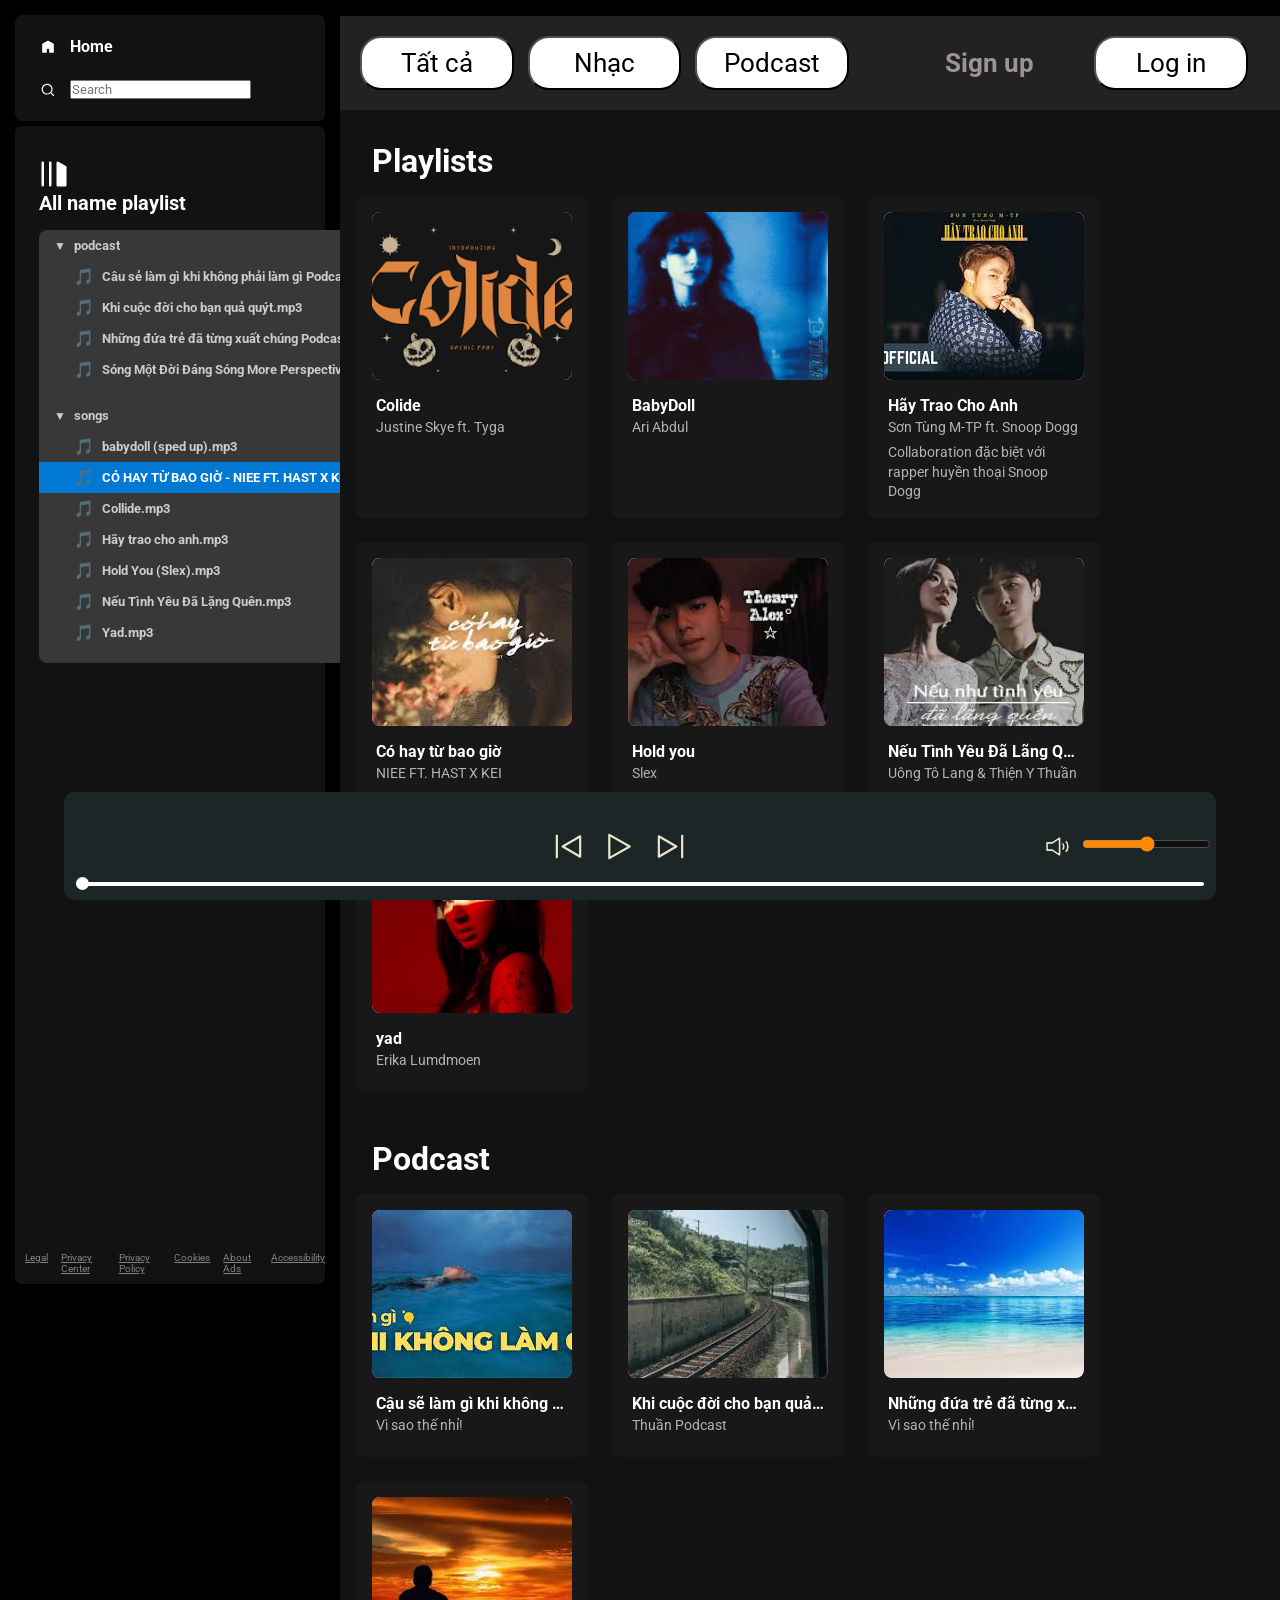
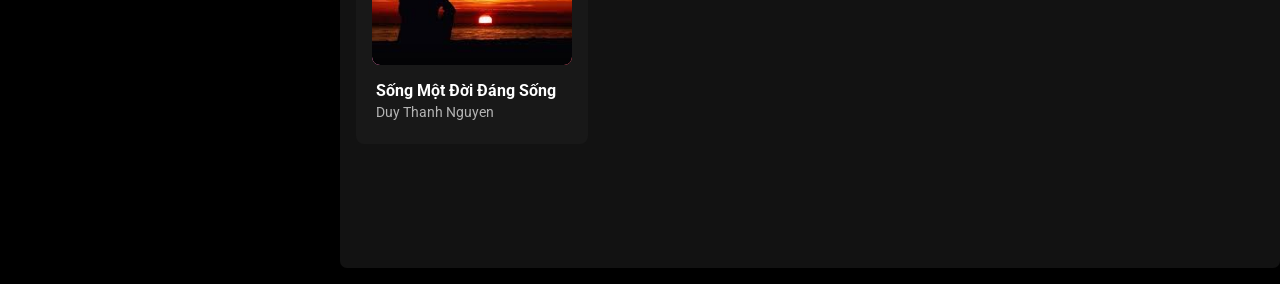
<file: index.html>
<!DOCTYPE html>
<html lang="en">
  <head>
    <meta charset="UTF-8" />
    <meta name="viewport" content="width=device-width, initial-scale=1.0" />
    <link rel="stylesheet" href="css/style.css" />
    <link rel="stylesheet" href="css/utility.css" />
    <title>Music - Web Player: Music for everyone</title>
  </head>

  <body>
    <div class="container flex bg-black">
      <div class="left">
        <div class="close">
          <img width="30" class="invert" src="img-app/close.svg" alt="" />
        </div>
        <div class="home bg-grey rounded m-1 p-1">
          <!-- <div class="logo"><img width="110" class="invert" src="img/logo.svg" alt=""></div> -->
            <ul>
    <li onclick="goHome()">
        <img class="invert" src="img-app/home.svg" alt="home" width="24" />
        <span>Home</span>
    </li>
    <li onclick="goSearch()">
        <img class="invert" src="img-app/search.svg" alt="search" width="24" />
        <input type="text" class="form-input" placeholder="Search">
    </li>
    </ul>

        </div>

        <div class="library bg-grey rounded m-1 p-1">
          <div class="heading">
            
            
            <div id="playlist">
              <img class="invert" src="img-app/playlist.svg" alt="" />
              <h2>All name playlist</h2><br>
              <div class="listmusic-container">
        

        <div class="listmusic-folder">
            <div class="listmusic-folder-title" onclick="toggleFolder(this)">
                <span class="listmusic-toggle">▼</span>
                <span>podcast</span>
            </div>
            <ul class="listmusic-ul">
                <li class="listmusic-item" onclick="playMusic('podcast/Cậu sẽ làm gì khi không phải làm gì  Podcast - Vì sao thế nhỉ!.mp3')">
                    <span class="listmusic-audio-icon">🎵</span>
                    <span class="listmusic-filename">Câu sẻ làm gì khi không phải làm gì Podcast - Vì sao thế nhỉ.mp3</span>
                </li>
                <li class="listmusic-item" onclick="playMusic('podcast/Khi cuộc đời cho bạn quả quýt.mp3')">
                    <span class="listmusic-audio-icon" >🎵</span>
                    <span class="listmusic-filename">Khi cuộc đời cho bạn quả quýt.mp3</span>
                </li>
                <li class="listmusic-item" onclick="playMusic('podcast/Những đứa trẻ đã từng xuất chúng  Podcast - Vì sao thế nhỉ!.mp3')">
                    <span class="listmusic-audio-icon">🎵</span>
                    <span class="listmusic-filename">Những đứa trẻ đã từng xuất chúng Podcast - Vì sao thế nhỉ.mp3</span>
                </li>
                <li class="listmusic-item" onclick="playMusic('podcast/Sống Một Đời Đáng Sống  More Perspectives Podcast - Duy Thanh Nguyen.mp3')">
                    <span class="listmusic-audio-icon">🎵</span>
                    <span class="listmusic-filename">Sóng Một Đời Đáng Sóng More Perspectives Podcast - Duy Thanh Nguyen.mp3</span>
                </li>
            </ul>
        </div>

        <div class="listmusic-folder">
            <div class="listmusic-folder-title" onclick="toggleFolder(this)">
                <span class="listmusic-toggle">▼</span>
                <span>songs</span>
            </div>
            <ul class="listmusic-ul">
                <li class="listmusic-item" onclick="playMusic('songs/babydoll (sped up).mp3')" >
                    <span class="listmusic-audio-icon" >🎵</span>
                    <span class="listmusic-filename">babydoll (sped up).mp3</span>
                </li>
                <li class="listmusic-item active" onclick="playMusic('songs/CÓ HAY TỪ BAO GIỜ - NIEE FT. HAST X KEI.mp3')">
                    <span class="listmusic-audio-icon">🎵</span>
                    <span class="listmusic-filename">CÓ HAY TỪ BAO GIỜ - NIEE FT. HAST X KEL.mp3</span>
                </li>
                <li class="listmusic-item" onclick="playMusic('songs/Collide.mp3')">
                    <span class="listmusic-audio-icon" >🎵</span>
                    <span class="listmusic-filename">Collide.mp3</span>
                </li>
                <li class="listmusic-item" onclick="playMusic('songs/Hãy trao cho anh.mp3')">
                    <span class="listmusic-audio-icon">🎵</span>
                    <span class="listmusic-filename">Hãy trao cho anh.mp3</span>
                </li>
                <li class="listmusic-item" onclick="playMusic('songs/Hold You (Slex).mp3')">
                    <span class="listmusic-audio-icon" >🎵</span>
                    <span class="listmusic-filename">Hold You (Slex).mp3</span>
                </li>
                <li class="listmusic-item" onclick="playMusic('songs/Nếu Tình Yêu Đã Lãng Quên.mp3')">
                    <span class="listmusic-audio-icon">🎵</span>
                    <span class="listmusic-filename">Nếu Tình Yêu Đã Lặng Quên.mp3</span>
                </li>
                <li class="listmusic-item" onclick="playMusic('songs/Yad.mp3')">
                    <span class="listmusic-audio-icon">🎵</span>
                    <span class="listmusic-filename">Yad.mp3</span>
                </li>
            </ul>
        </div>
    </div>
    </div>
          </div>

          <div class="songList">
            <ul></ul>
          </div>

          <div class="footer">
            <div>
              <a href=""><span>Legal</span></a>
            </div>
            <div>
              <a href=""
                ><span>Privacy Center</span></a
              >
            </div>
            <div>
              <a href=""
                ><span>Privacy Policy</span></a
              >
            </div>
            <div>
              <a href=""
                ><span>Cookies</span></a
              >
            </div>
            <div>
              <a href=""
                ><span>About Ads</span></a
              >
            </div>
            <div>
              <a href=""
                ><span>Accessibility</span></a
              >
            </div>
          </div>
        </div>
      </div>
      <div class="right bg-grey rounded">
        <div class="header">
          <div class="nav">
            <div class="hamburgerContainer">
     
            <button class="loginbtn" onclick="window.location.href='index.html'">Tất cả</button>
            <button class="loginbtn" onclick="window.location.href='music.html'">Nhạc</button>
            <button class="loginbtn" onclick="window.location.href='podcast.html'">Podcast</button>
            </div>
          </div>
          <div class="buttons">
            <button class="signupbtn" onclick="window.location.href='signup.html'">Sign up</button>
            <button class="loginbtn" onclick="window.location.href='login.html'">Log in</button>
          </div>
        </div>
        <div class="spotifyPlaylists">
          <h1>Playlists</h1>
          <div class="cards-container">
        <!-- Card 1 - Collide -->
        <div class="song-card">
            <div class="album-cover">
                <img src="[data-uri]" 
                     alt="Collide" 
                     onload="this.classList.add('loaded')" 
                     onerror="this.classList.add('error')">
                <button class="play-button" 
                data-src="songs/Collide.mp3" 
                data-playing="true" 
                onclick="playPause(this)">
                    <svg class="play-icon" viewBox="0 0 24 24">
                        <path d="M8 5v14l11-7z"/>
                    </svg>
                </button>
                    <svg class="play-icon" viewBox="0 0 24 24">
                        <path d="M8 5v14l11-7z"/>
                    </svg>
                </button>
            </div>
            <div class="song-info">
                <div class="song-title">Colide</div>
                <div class="song-artist">Justine Skye ft. Tyga</div>

            </div>
        </div>

        <!-- Card 2 - Babydoll -->
        <div class="song-card">
            <div class="album-cover" style="background: linear-gradient(135deg, #667eea, #764ba2);">
                <img src="[data-uri]" 
                     alt="BabyDoll" 
                     onload="this.classList.add('loaded')" 
                     onerror="this.classList.add('error')">
                <button class="play-button" 
                data-src="songs/babydoll (sped up).mp3" 
                data-playing="true" 
                onclick="playPause(this)">
                    <svg class="play-icon" viewBox="0 0 24 24">
                        <path d="M8 5v14l11-7z"/>
                    </svg>
                </button>
                    <svg class="play-icon" viewBox="0 0 24 24">
                        <path d="M8 5v14l11-7z"/>
                    </svg>
                </button>
            </div>
            <div class="song-info">
                <div class="song-title">BabyDoll</div>
                <div class="song-artist">Ari Abdul</div>
            </div>
        </div>

        <!-- Card 3 - Hãy trao cho anh -->
        <div class="song-card">
            <div class="album-cover" style="background: linear-gradient(135deg, #f093fb, #f5576c);">
                <img src="[data-uri]" 
                     alt="Hãy Trao Cho Anh" 
                     onload="this.classList.add('loaded')" 
                     onerror="this.classList.add('error')">
                <button class="play-button" 
                data-src="songs/Hãy trao cho anh.mp3" 
                data-playing="true" 
                onclick="playPause(this)">
                    <svg class="play-icon" viewBox="0 0 24 24">
                        <path d="M8 5v14l11-7z"/>
                    </svg>
                </button>
                    <svg class="play-icon" viewBox="0 0 24 24">
                        <path d="M8 5v14l11-7z"/>
                    </svg>
                </button>
            </div>
            <div class="song-info">
                <div class="song-title">Hãy Trao Cho Anh</div>
                <div class="song-artist">Sơn Tùng M-TP ft. Snoop Dogg</div>
                <div class="song-description">Collaboration đặc biệt với rapper huyền thoại Snoop Dogg</div>
            </div>
        </div>

        <!-- Card 4 - CÓ HAY TỪ BAO GIỜ - NIEE FT. HAST X KEI -->
        <div class="song-card">
            <div class="album-cover" style="background: linear-gradient(135deg, #f093fb, #f5576c);">
                <img src="[data-uri]" 
                     alt="có hay từ bao giờ" 
                     onload="this.classList.add('loaded')" 
                     onerror="this.classList.add('error')">
                <button class="play-button" 
                data-src="songs/CÓ HAY TỪ BAO GIỜ - NIEE FT. HAST X KEI.mp3" 
                data-playing="true" 
                onclick="playPause(this)">
                    <svg class="play-icon" viewBox="0 0 24 24">
                        <path d="M8 5v14l11-7z"/>
                    </svg>
                </button>
                    <svg class="play-icon" viewBox="0 0 24 24">
                        <path d="M8 5v14l11-7z"/>
                    </svg>
                </button>
            </div>
            <div class="song-info">
                <div class="song-title">Có hay từ bao giờ</div>
                <div class="song-artist">NIEE FT. HAST X KEI</div>
            </div>
        </div>

        <!-- Card 5 - Hold you - Slex -->
        <div class="song-card">
            <div class="album-cover" style="background: linear-gradient(135deg, #f093fb, #f5576c);">
                <img src="[data-uri]" 
                     alt="Hold you" 
                     onload="this.classList.add('loaded')" 
                     onerror="this.classList.add('error')">
                <button class="play-button" 
                data-src="songs/Hold You (Slex).mp3" 
                data-playing="true" 
                onclick="playPause(this)">
                    <svg class="play-icon" viewBox="0 0 24 24">
                        <path d="M8 5v14l11-7z"/>
                    </svg>
                </button>
                    <svg class="play-icon" viewBox="0 0 24 24">
                        <path d="M8 5v14l11-7z"/>
                    </svg>
                </button>
            </div>
            <div class="song-info">
                <div class="song-title">Hold you</div>
                <div class="song-artist">Slex</div>
            </div>
        </div>

        <!-- Card 6 - Nếu Tình Yêu Đã Lãng Quên -->
        <div class="song-card">
            <div class="album-cover" style="background: linear-gradient(135deg, #f093fb, #f5576c);">
                <img src="[data-uri]" 
                     alt="Hold you" 
                     onload="this.classList.add('loaded')" 
                     onerror="this.classList.add('error')">
                <button class="play-button" 
                data-src="songs/Nếu Tình Yêu Đã Lãng Quên.mp3" 
                data-playing="true" 
                onclick="playPause(this)">
                    <svg class="play-icon" viewBox="0 0 24 24">
                        <path d="M8 5v14l11-7z"/>
                    </svg>
                </button>
                    <svg class="play-icon" viewBox="0 0 24 24">
                        <path d="M8 5v14l11-7z"/>
                    </svg>
                </button>
            </div>
            <div class="song-info">
                <div class="song-title">Nếu Tình Yêu Đã Lãng Quên</div>
                <div class="song-artist">Uông Tô Lang & Thiện Y Thuần</div>
            </div>
        </div>
        <!-- Card 7 - Yad -->
        <div class="song-card">
            <div class="album-cover" style="background: linear-gradient(135deg, #f093fb, #f5576c);">
                <img src="[data-uri]" 
                     alt="Yad" 
                     onload="this.classList.add('loaded')" 
                     onerror="this.classList.add('error')">
                <button class="play-button" 
                data-src="songs/Yad.mp3" 
                data-playing="true" 
                onclick="playPause(this)">
                    <svg class="play-icon" viewBox="0 0 24 24">
                        <path d="M8 5v14l11-7z"/>
                    </svg>
                </button>
                    <svg class="play-icon" viewBox="0 0 24 24">
                        <path d="M8 5v14l11-7z"/>
                    </svg>
                </button>
            </div>
            <div class="song-info">
                <div class="song-title">yad</div>
                <div class="song-artist">Erika Lumdmoen</div>
            </div>
        </div>


    </div>

          
        </div>


        <div class="spotifyPlaylists">
          <h1>Podcast</h1>
          <div class="cards-container">
        <!-- Card 1 - Bạn sẽ làm gì -->
        <div class="song-card">
            <div class="album-cover" style="background: linear-gradient(135deg, #f093fb, #f5576c);">
                <img src="[data-uri]" 
                     alt="" 
                     onload="this.classList.add('loaded')" 
                     onerror="this.classList.add('error')">
                <button class="play-button" 
                data-src="podcast/Cậu sẽ làm gì khi không phải làm gì  Podcast - Vì sao thế nhỉ!.mp3" 
                data-playing="true" 
                onclick="playPause(this)">
                    <svg class="play-icon" viewBox="0 0 24 24">
                        <path d="M8 5v14l11-7z"/>
                    </svg>
                </button>
                    <svg class="play-icon" viewBox="0 0 24 24">
                        <path d="M8 5v14l11-7z"/>
                    </svg>
                </button>
            </div>
            <div class="song-info">
                <div class="song-title">Cậu sẽ làm gì khi không phải làm gì</div>
                <div class="song-artist">Vì sao thế nhỉ!</div>
            </div>
        </div>

        <!-- Card 2 - Khi cuộc đời cho bạn quả quýt -->
        <div class="song-card">
            <div class="album-cover" style="background: linear-gradient(135deg, #f093fb, #f5576c);">
                <img src="[data-uri]" 
                     alt="" 
                     onload="this.classList.add('loaded')" 
                     onerror="this.classList.add('error')">
                <button class="play-button" 
                data-src="podcast/Khi cuộc đời cho bạn quả quýt.mp3" 
                data-playing="true" 
                onclick="playPause(this)">
                    <svg class="play-icon" viewBox="0 0 24 24">
                        <path d="M8 5v14l11-7z"/>
                    </svg>
                </button>
                    <svg class="play-icon" viewBox="0 0 24 24">
                        <path d="M8 5v14l11-7z"/>
                    </svg>
                </button>
            </div>
            <div class="song-info">
                <div class="song-title">Khi cuộc đời cho bạn quả quýt</div>
                <div class="song-artist">Thuần Podcast</div>
            </div>
        </div>

        <!-- Card 3 - Những đứa trẻ -->
        <div class="song-card">
            <div class="album-cover" style="background: linear-gradient(135deg, #f093fb, #f5576c);">
                <img src="[data-uri]" 
                     alt="" 
                     onload="this.classList.add('loaded')" 
                     onerror="this.classList.add('error')">
                <button class="play-button" 
                data-src="podcast/Những đứa trẻ đã từng xuất chúng  Podcast - Vì sao thế nhỉ!.mp3" 
                data-playing="true" 
                onclick="playPause(this)">
                    <svg class="play-icon" viewBox="0 0 24 24">
                        <path d="M8 5v14l11-7z"/>
                    </svg>
                </button>
                    <svg class="play-icon" viewBox="0 0 24 24">
                        <path d="M8 5v14l11-7z"/>
                    </svg>
                </button>
            </div>
            <div class="song-info">
                <div class="song-title">Những đứa trẻ đã từng xuất chúng</div>
                <div class="song-artist">Vì sao thế nhỉ!</div>
            </div>
        </div>

        <!-- Card 4 - Sống Một Đời Đáng Sống -->
        <div class="song-card">
            <div class="album-cover" style="background: linear-gradient(135deg, #f093fb, #f5576c);">
                <img src="[data-uri]" 
                     alt="" 
                     onload="this.classList.add('loaded')" 
                     onerror="this.classList.add('error')">
                <button class="play-button" 
                data-src="podcast/Sống Một Đời Đáng Sống  More Perspectives Podcast - Duy Thanh Nguyen.mp3" 
                data-playing="true" 
                onclick="playPause(this)">
                    <svg class="play-icon" viewBox="0 0 24 24">
                        <path d="M8 5v14l11-7z"/>
                    </svg>
                </button>
                    <svg class="play-icon" viewBox="0 0 24 24">
                        <path d="M8 5v14l11-7z"/>
                    </svg>
                </button>
            </div>
            <div class="song-info">
                <div class="song-title">Sống Một Đời Đáng Sống</div>
                <div class="song-artist">Duy Thanh Nguyen</div>
            </div>
        </div>

          
        </div>


        




      </div>

      <div class="playbar">
            <div class="seekbar">
              <div class="circle"></div>
            </div>
            <div class="abovebar">
              <div class="songinfo"></div>
              <div class="songbuttons">
                <img
                  width="35"
                  id="previous"
                  src="img-app/prevsong.svg"
                  alt=""
                  onclick="alert('chức năng đag update')"
                />
                <img width="35" id="play" src="img-app/play.svg" alt="" />
                <img width="35" id="next" src="img-app/nextsong.svg" alt="" onclick="alert('chức năng đag update')" />
              </div>
              <div class="timevol">
                <div class="songtime"></div>
                <div class="volume">
                  <img width="25" src="img-app/volume.svg" alt="" />
                  <div class="range">
                    <input type="range" name="volume" id="" />
                  </div>
                </div>
              </div>
            </div>
          </div>


    </div>

    <script src="js/script.js">
      
    </script>

    
  </body>
</html>
</file>
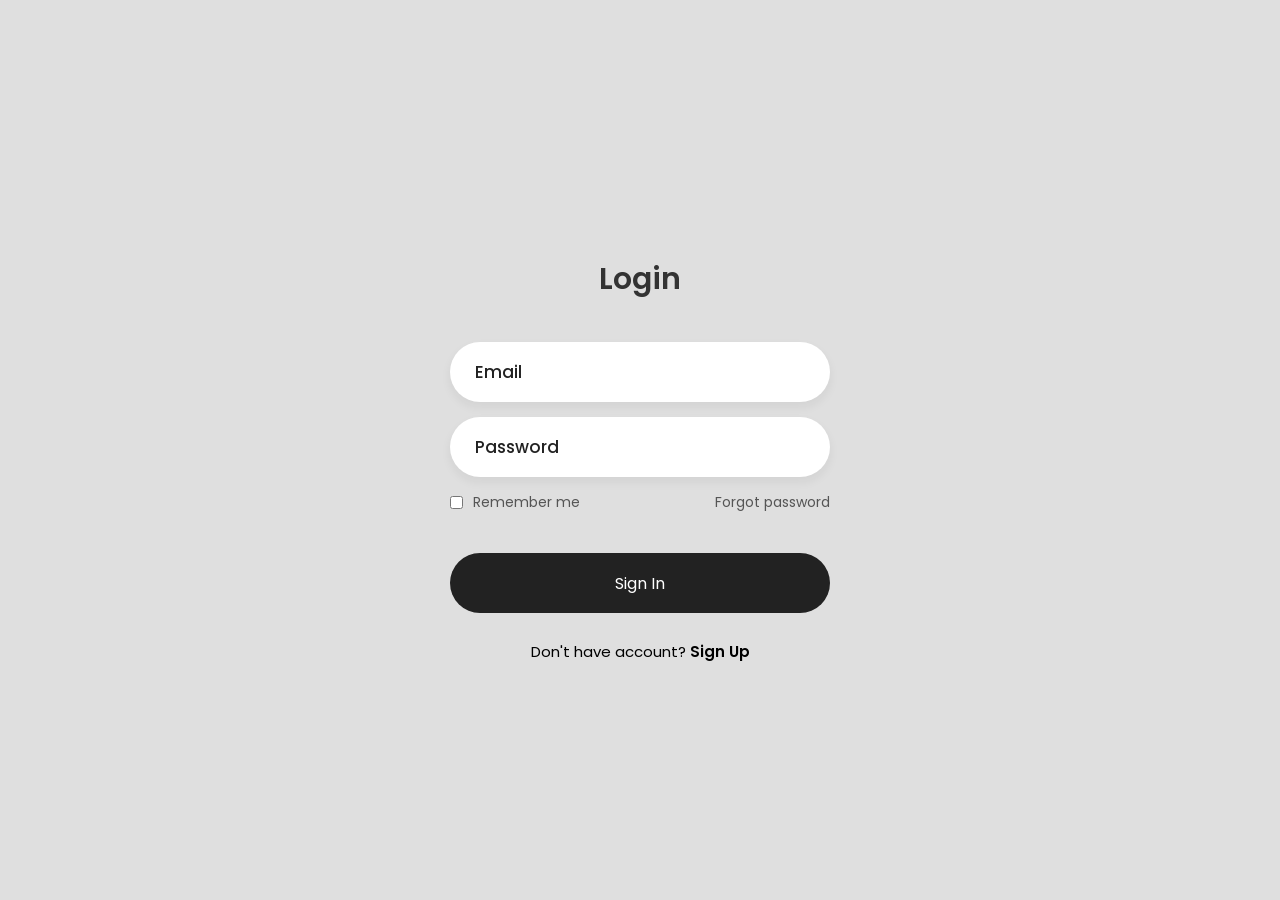
<file: login.html>
<!DOCTYPE html>
<html lang="en">
<head>
    <meta charset="UTF-8">
    <meta http-equiv="X-UA-Compatible" content="IE=edge">
    <meta name="viewport" content="width=device-width, initial-scale=1.0">
    <link rel="stylesheet" href="css/loginstyle.css">
    <title>Login</title>
</head>
<body>
    <div class="login-box">
        <div class="login-header">
            <header>Login</header>
        </div>
        <div class="input-box">
            <input type="text" class="input-field" placeholder="Email" autocomplete="off" required>
        </div>
        <div class="input-box">
            <input type="password" class="input-field" placeholder="Password" autocomplete="off" required>
        </div>
        <div class="forgot">
            <section>
                <input type="checkbox" id="check">
                <label for="check">Remember me</label>
            </section>
            <section>
                <a href="#">Forgot password</a>
            </section>
        </div>
        <div class="input-submit">
            <button class="submit-btn" id="submit"></button>
            <label for="submit">Sign In</label>
        </div>
        <div class="sign-up-link">
            <p>Don't have account? <a href="signup.html">Sign Up</a></p>
        </div>
    </div>
</body>
</html>
</file>
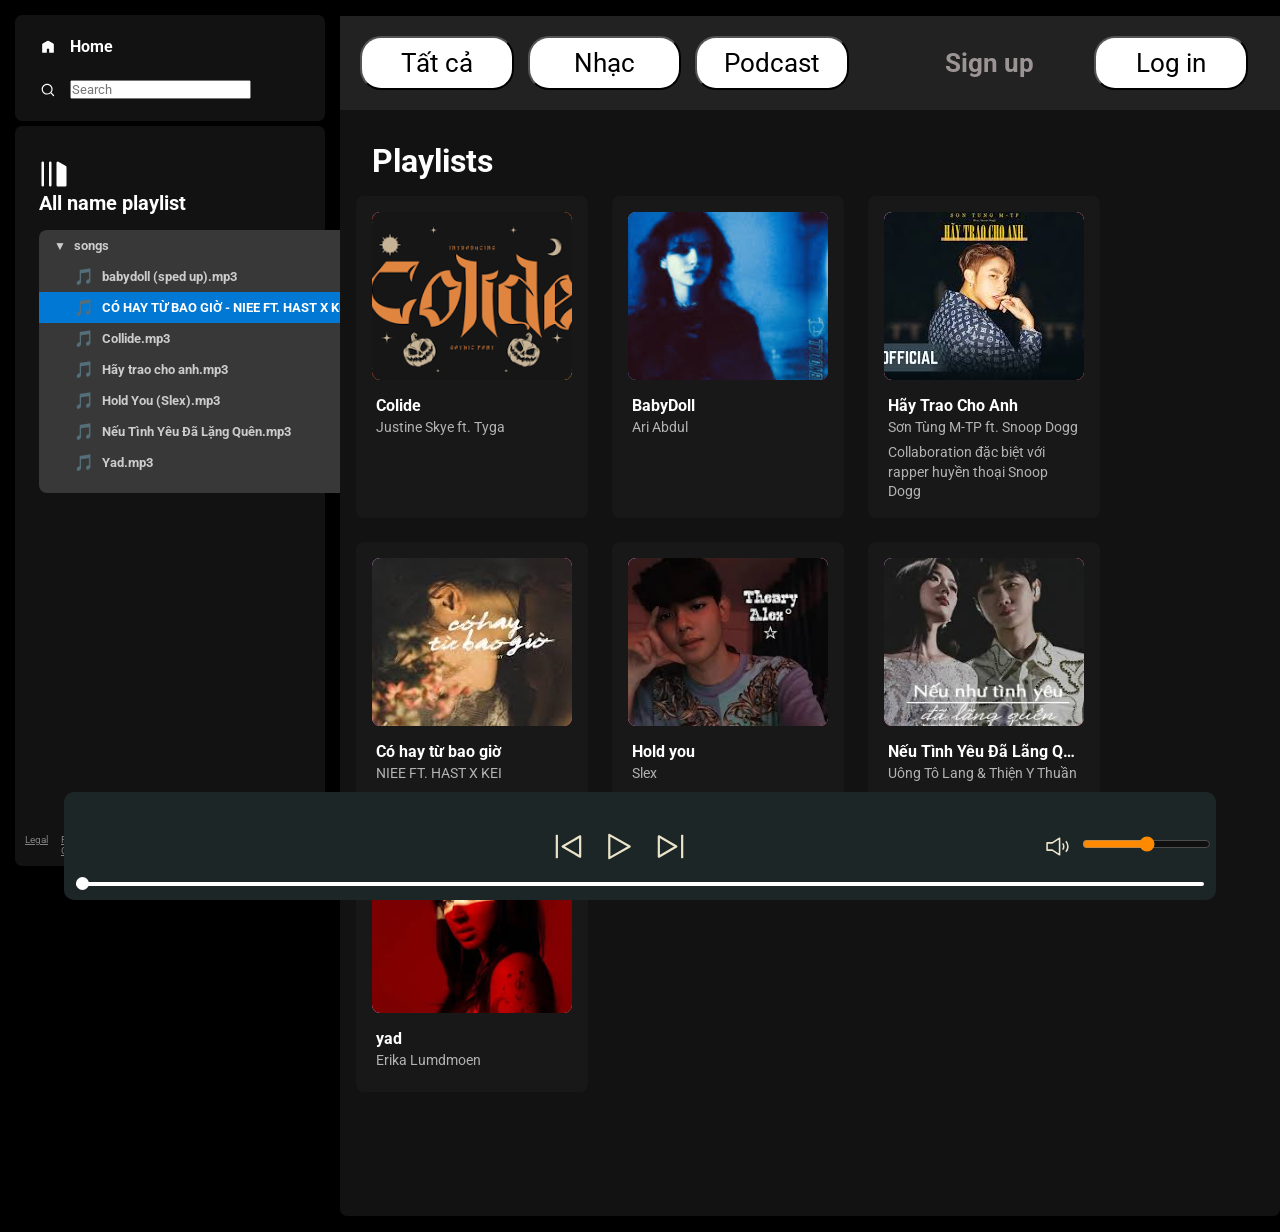
<file: music.html>
<!DOCTYPE html>
<html lang="en">
  <head>
    <meta charset="UTF-8" />
    <meta name="viewport" content="width=device-width, initial-scale=1.0" />
    <link rel="stylesheet" href="css/style.css" />
    <link rel="stylesheet" href="css/utility.css" />
    <title>Music - Web Player: Music for everyone</title>
  </head>

  <body>
    <div class="container flex bg-black">
      <div class="left">
        <div class="close">
          <img width="30" class="invert" src="img-app/close.svg" alt="" />
        </div>
        <div class="home bg-grey rounded m-1 p-1">
          <!-- <div class="logo"><img width="110" class="invert" src="img/logo.svg" alt=""></div> -->
            <ul>
    <li onclick="">
        <img class="invert" src="img-app/home.svg" alt="home" width="24" />
        <span>Home</span>
    </li>
    <li onclick="goSearch()">
        <img class="invert" src="img-app/search.svg" alt="search" width="24" />
        <input type="text" placeholder="Search">
    </li>
    </ul>

        </div>

        <div class="library bg-grey rounded m-1 p-1">
          <div class="heading">
            
            
            <div id="playlist">
              <img class="invert" src="img-app/playlist.svg" alt="" />
              <h2>All name playlist</h2><br>
              <div class="listmusic-container">
        

        

        <div class="listmusic-folder">
            <div class="listmusic-folder-title" onclick="toggleFolder(this)">
                <span class="listmusic-toggle">▼</span>
                <span>songs</span>
            </div>
            <ul class="listmusic-ul">
                <li class="listmusic-item" onclick="playMusic('songs/babydoll (sped up).mp3')" >
                    <span class="listmusic-audio-icon" >🎵</span>
                    <span class="listmusic-filename">babydoll (sped up).mp3</span>
                </li>
                <li class="listmusic-item active" onclick="playMusic('songs/CÓ HAY TỪ BAO GIỜ - NIEE FT. HAST X KEI.mp3')">
                    <span class="listmusic-audio-icon">🎵</span>
                    <span class="listmusic-filename">CÓ HAY TỪ BAO GIỜ - NIEE FT. HAST X KEL.mp3</span>
                </li>
                <li class="listmusic-item" onclick="playMusic('songs/Collide.mp3')">
                    <span class="listmusic-audio-icon" >🎵</span>
                    <span class="listmusic-filename">Collide.mp3</span>
                </li>
                <li class="listmusic-item" onclick="playMusic('songs/Hãy trao cho anh.mp3')">
                    <span class="listmusic-audio-icon">🎵</span>
                    <span class="listmusic-filename">Hãy trao cho anh.mp3</span>
                </li>
                <li class="listmusic-item" onclick="playMusic('songs/Hold You (Slex).mp3')">
                    <span class="listmusic-audio-icon" >🎵</span>
                    <span class="listmusic-filename">Hold You (Slex).mp3</span>
                </li>
                <li class="listmusic-item" onclick="playMusic('songs/Nếu Tình Yêu Đã Lãng Quên.mp3')">
                    <span class="listmusic-audio-icon">🎵</span>
                    <span class="listmusic-filename">Nếu Tình Yêu Đã Lặng Quên.mp3</span>
                </li>
                <li class="listmusic-item" onclick="playMusic('songs/Yad.mp3')">
                    <span class="listmusic-audio-icon">🎵</span>
                    <span class="listmusic-filename">Yad.mp3</span>
                </li>
            </ul>
        </div>
    </div>
    </div>
          </div>
          

          <div class="footer">
            <div>
              <a href=""><span>Legal</span></a>
            </div>
            <div>
              <a href=""
                ><span>Privacy Center</span></a
              >
            </div>
            <div>
              <a href=""
                ><span>Privacy Policy</span></a
              >
            </div>
            <div>
              <a href=""
                ><span>Cookies</span></a
              >
            </div>
            <div>
              <a href=""
                ><span>About Ads</span></a
              >
            </div>
            <div>
              <a href=""
                ><span>Accessibility</span></a
              >
            </div>
          </div>
        </div>
      </div>
      <div class="right bg-grey rounded">
        <div class="header">
          <div class="nav">
            <div class="hamburgerContainer">
              

            <button class="loginbtn" onclick="window.location.href='index.html'">Tất cả</button>
            <button class="loginbtn" onclick="window.location.href='music.html'">Nhạc</button>
            <button class="loginbtn" onclick="window.location.href='podcast.html'">Podcast</button>
            </div>
          </div>
          <div class="buttons">
            <button class="signupbtn" onclick="window.location.href='signup.html'">Sign up</button>
            <button class="loginbtn" onclick="window.location.href='login.html'">Log in</button>
          </div>
        </div>
        <div class="spotifyPlaylists">
          <h1>Playlists</h1>
          <div class="cards-container">
        <!-- Card 1 - Collide -->
        <div class="song-card">
            <div class="album-cover">
                <img src="[data-uri]" 
                     alt="Collide" 
                     onload="this.classList.add('loaded')" 
                     onerror="this.classList.add('error')">
                <button class="play-button" 
                data-src="songs/Collide.mp3" 
                data-playing="true" 
                onclick="playPause(this)">
                    <svg class="play-icon" viewBox="0 0 24 24">
                        <path d="M8 5v14l11-7z"/>
                    </svg>
                </button>
                    <svg class="play-icon" viewBox="0 0 24 24">
                        <path d="M8 5v14l11-7z"/>
                    </svg>
                </button>
            </div>
            <div class="song-info">
                <div class="song-title">Colide</div>
                <div class="song-artist">Justine Skye ft. Tyga</div>

            </div>
        </div>

        <!-- Card 2 - Babydoll -->
        <div class="song-card">
            <div class="album-cover" style="background: linear-gradient(135deg, #667eea, #764ba2);">
                <img src="[data-uri]" 
                     alt="BabyDoll" 
                     onload="this.classList.add('loaded')" 
                     onerror="this.classList.add('error')">
                <button class="play-button" 
                data-src="songs/babydoll (sped up).mp3" 
                data-playing="true" 
                onclick="playPause(this)">
                    <svg class="play-icon" viewBox="0 0 24 24">
                        <path d="M8 5v14l11-7z"/>
                    </svg>
                </button>
                    <svg class="play-icon" viewBox="0 0 24 24">
                        <path d="M8 5v14l11-7z"/>
                    </svg>
                </button>
            </div>
            <div class="song-info">
                <div class="song-title">BabyDoll</div>
                <div class="song-artist">Ari Abdul</div>
            </div>
        </div>

        <!-- Card 3 - Hãy trao cho anh -->
        <div class="song-card">
            <div class="album-cover" style="background: linear-gradient(135deg, #f093fb, #f5576c);">
                <img src="[data-uri]" 
                     alt="Hãy Trao Cho Anh" 
                     onload="this.classList.add('loaded')" 
                     onerror="this.classList.add('error')">
                <button class="play-button" 
                data-src="songs/Hãy trao cho anh.mp3" 
                data-playing="true" 
                onclick="playPause(this)">
                    <svg class="play-icon" viewBox="0 0 24 24">
                        <path d="M8 5v14l11-7z"/>
                    </svg>
                </button>
                    <svg class="play-icon" viewBox="0 0 24 24">
                        <path d="M8 5v14l11-7z"/>
                    </svg>
                </button>
            </div>
            <div class="song-info">
                <div class="song-title">Hãy Trao Cho Anh</div>
                <div class="song-artist">Sơn Tùng M-TP ft. Snoop Dogg</div>
                <div class="song-description">Collaboration đặc biệt với rapper huyền thoại Snoop Dogg</div>
            </div>
        </div>

        <!-- Card 4 - CÓ HAY TỪ BAO GIỜ - NIEE FT. HAST X KEI -->
        <div class="song-card">
            <div class="album-cover" style="background: linear-gradient(135deg, #f093fb, #f5576c);">
                <img src="[data-uri]" 
                     alt="có hay từ bao giờ" 
                     onload="this.classList.add('loaded')" 
                     onerror="this.classList.add('error')">
                <button class="play-button" 
                data-src="songs/CÓ HAY TỪ BAO GIỜ - NIEE FT. HAST X KEI.mp3" 
                data-playing="true" 
                onclick="playPause(this)">
                    <svg class="play-icon" viewBox="0 0 24 24">
                        <path d="M8 5v14l11-7z"/>
                    </svg>
                </button>
                    <svg class="play-icon" viewBox="0 0 24 24">
                        <path d="M8 5v14l11-7z"/>
                    </svg>
                </button>
            </div>
            <div class="song-info">
                <div class="song-title">Có hay từ bao giờ</div>
                <div class="song-artist">NIEE FT. HAST X KEI</div>
            </div>
        </div>

        <!-- Card 5 - Hold you - Slex -->
        <div class="song-card">
            <div class="album-cover" style="background: linear-gradient(135deg, #f093fb, #f5576c);">
                <img src="[data-uri]" 
                     alt="Hold you" 
                     onload="this.classList.add('loaded')" 
                     onerror="this.classList.add('error')">
                <button class="play-button" 
                data-src="songs/Hold You (Slex).mp3" 
                data-playing="true" 
                onclick="playPause(this)">
                    <svg class="play-icon" viewBox="0 0 24 24">
                        <path d="M8 5v14l11-7z"/>
                    </svg>
                </button>
                    <svg class="play-icon" viewBox="0 0 24 24">
                        <path d="M8 5v14l11-7z"/>
                    </svg>
                </button>
            </div>
            <div class="song-info">
                <div class="song-title">Hold you</div>
                <div class="song-artist">Slex</div>
            </div>
        </div>

        <!-- Card 6 - Nếu Tình Yêu Đã Lãng Quên -->
        <div class="song-card">
            <div class="album-cover" style="background: linear-gradient(135deg, #f093fb, #f5576c);">
                <img src="[data-uri]" 
                     alt="Hold you" 
                     onload="this.classList.add('loaded')" 
                     onerror="this.classList.add('error')">
                <button class="play-button" 
                data-src="songs/Nếu Tình Yêu Đã Lãng Quên.mp3" 
                data-playing="true" 
                onclick="playPause(this)">
                    <svg class="play-icon" viewBox="0 0 24 24">
                        <path d="M8 5v14l11-7z"/>
                    </svg>
                </button>
                    <svg class="play-icon" viewBox="0 0 24 24">
                        <path d="M8 5v14l11-7z"/>
                    </svg>
                </button>
            </div>
            <div class="song-info">
                <div class="song-title">Nếu Tình Yêu Đã Lãng Quên</div>
                <div class="song-artist">Uông Tô Lang & Thiện Y Thuần</div>
            </div>
        </div>

        <!-- Card 7 - Yad -->
        <div class="song-card">
            <div class="album-cover" style="background: linear-gradient(135deg, #f093fb, #f5576c);">
                <img src="[data-uri]" 
                     alt="Yad" 
                     onload="this.classList.add('loaded')" 
                     onerror="this.classList.add('error')">
                <button class="play-button" 
                data-src="songs/Yad.mp3" 
                data-playing="true" 
                onclick="playPause(this)">
                    <svg class="play-icon" viewBox="0 0 24 24">
                        <path d="M8 5v14l11-7z"/>
                    </svg>
                </button>
                    <svg class="play-icon" viewBox="0 0 24 24">
                        <path d="M8 5v14l11-7z"/>
                    </svg>
                </button>
            </div>
            <div class="song-info">
                <div class="song-title">yad</div>
                <div class="song-artist">Erika Lumdmoen</div>
            </div>
        </div>


    </div>

          
        </div>






        


        




      </div>

      <div class="playbar">
            <div class="seekbar">
              <div class="circle"></div>
            </div>
            <div class="abovebar">
              <div class="songinfo"></div>
              <div class="songbuttons">
                <img
                  width="35"
                  id="previous"
                  src="img-app/prevsong.svg"
                  alt=""
                  onclick="alert('chức năng đag update')"
                />
                <img width="35" id="play" src="img-app/play.svg" alt="" />
                <img width="35" id="next" src="img-app/nextsong.svg" alt="" onclick="alert('chức năng đag update')"/>
              </div>
              <div class="timevol">
                <div class="songtime"></div>
                <div class="volume">
                  <img width="25" src="img-app/volume.svg" alt="" />
                  <div class="range">
                    <input type="range" name="volume" id="" />
                  </div>
                </div>
              </div>
            </div>
          </div>


    </div>

    <script src="js/script.js">
      
    </script>

    
  </body>
</html>
</file>
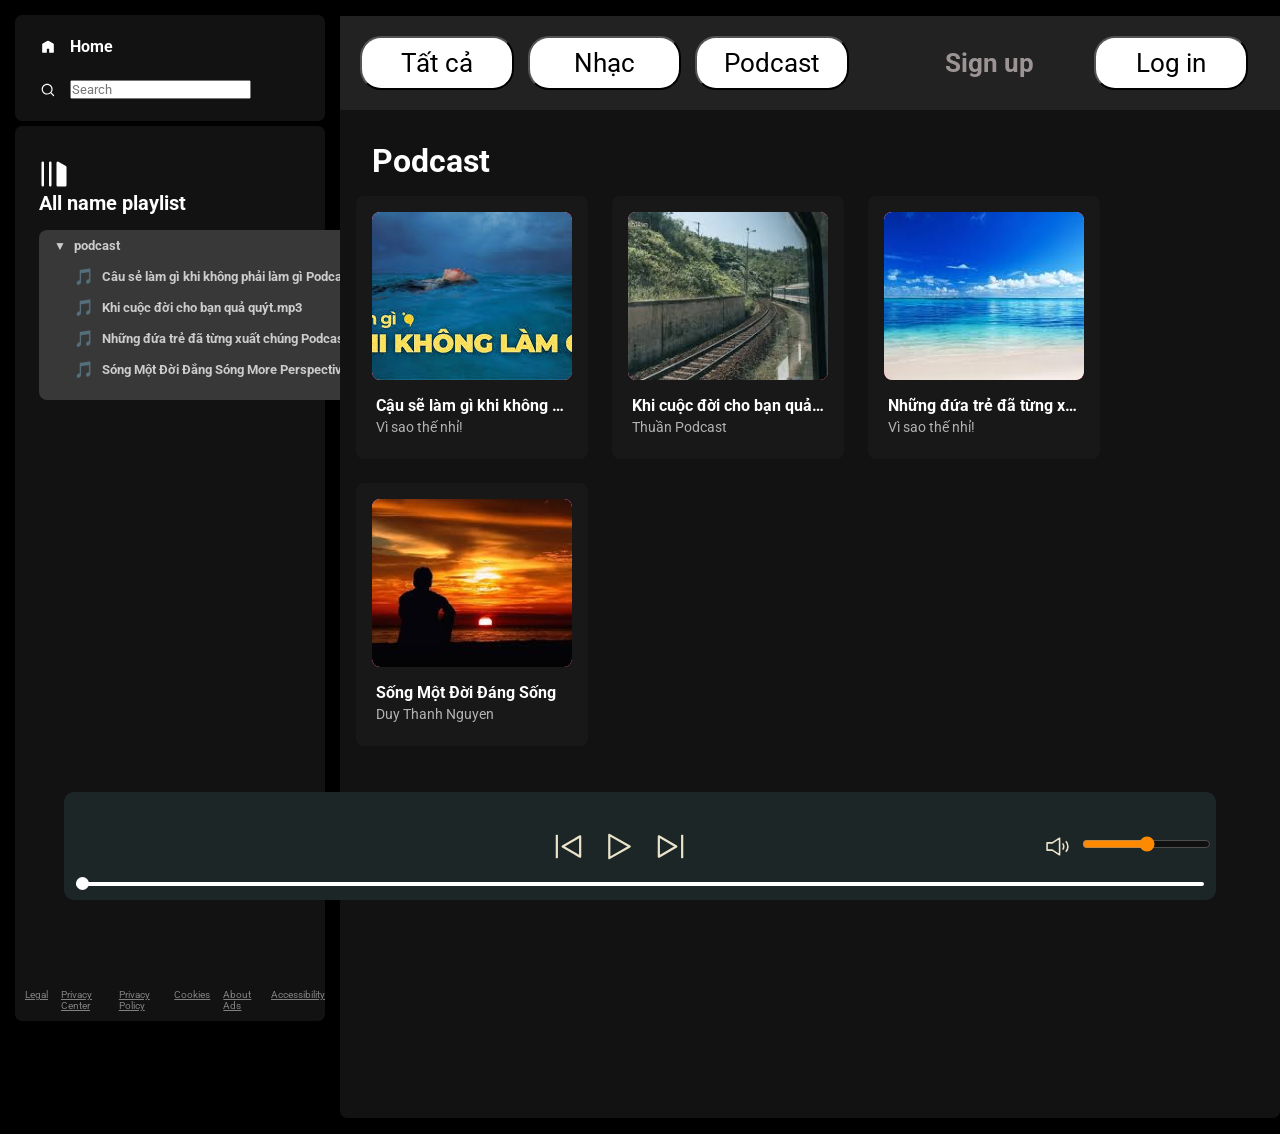
<file: podcast.html>
<!DOCTYPE html>
<html lang="en">
  <head>
    <meta charset="UTF-8" />
    <meta name="viewport" content="width=device-width, initial-scale=1.0" />
    <link rel="stylesheet" href="css/style.css" />
    <link rel="stylesheet" href="css/utility.css" />
    <title>Music - Web Player: Music for everyone</title>
  </head>

  <body>
    <div class="container flex bg-black">
      <div class="left">
        <div class="close">
          <img width="30" class="invert" src="img-app/close.svg" alt="" />
        </div>
        <div class="home bg-grey rounded m-1 p-1">
          <!-- <div class="logo"><img width="110" class="invert" src="img/logo.svg" alt=""></div> -->
            <ul>
    <li onclick="goHome()">
        <img class="invert" src="img-app/home.svg" alt="home" width="24" />
        <span>Home</span>
    </li>
    <li onclick="goSearch()">
        <img class="invert" src="img-app/search.svg" alt="search" width="24" />
                <input type="text" placeholder="Search">

    </li>
    </ul>

        </div>

        <div class="library bg-grey rounded m-1 p-1">
          <div class="heading">
            
            
            <div id="playlist">
              <img class="invert" src="img-app/playlist.svg" alt="" />
              <h2>All name playlist</h2><br>
              <div class="listmusic-container">
        

        <div class="listmusic-folder">
            <div class="listmusic-folder-title" onclick="toggleFolder(this)">
                <span class="listmusic-toggle">▼</span>
                <span>podcast</span>
            </div>
            <ul class="listmusic-ul">
                <li class="listmusic-item" onclick="playMusic('podcast/Cậu sẽ làm gì khi không phải làm gì  Podcast - Vì sao thế nhỉ!.mp3')">
                    <span class="listmusic-audio-icon">🎵</span>
                    <span class="listmusic-filename">Câu sẻ làm gì khi không phải làm gì Podcast - Vì sao thế nhỉ.mp3</span>
                </li>
                <li class="listmusic-item" onclick="playMusic('podcast/Khi cuộc đời cho bạn quả quýt.mp3')">
                    <span class="listmusic-audio-icon" >🎵</span>
                    <span class="listmusic-filename">Khi cuộc đời cho bạn quả quýt.mp3</span>
                </li>
                <li class="listmusic-item" onclick="playMusic('podcast/Những đứa trẻ đã từng xuất chúng  Podcast - Vì sao thế nhỉ!.mp3')">
                    <span class="listmusic-audio-icon">🎵</span>
                    <span class="listmusic-filename">Những đứa trẻ đã từng xuất chúng Podcast - Vì sao thế nhỉ.mp3</span>
                </li>
                <li class="listmusic-item" onclick="playMusic('podcast/Sống Một Đời Đáng Sống  More Perspectives Podcast - Duy Thanh Nguyen.mp3')">
                    <span class="listmusic-audio-icon">🎵</span>
                    <span class="listmusic-filename">Sóng Một Đời Đắng Sóng More Perspectives Podcast - Duy Thanh Nguyen.mp3</span>
                </li>
            </ul>
        </div>

        
    </div>
    </div>
          </div>

          <div class="songList">
            <ul></ul>
          </div>

          <div class="footer">
            <div>
              <a href=""><span>Legal</span></a>
            </div>
            <div>
              <a href=""
                ><span>Privacy Center</span></a
              >
            </div>
            <div>
              <a href=""
                ><span>Privacy Policy</span></a
              >
            </div>
            <div>
              <a href=""
                ><span>Cookies</span></a
              >
            </div>
            <div>
              <a href=""
                ><span>About Ads</span></a
              >
            </div>
            <div>
              <a href=""
                ><span>Accessibility</span></a
              >
            </div>
          </div>
        </div>
      </div>
      <div class="right bg-grey rounded">
        <div class="header">
          <div class="nav">
            <div class="hamburgerContainer">
              

            <button class="loginbtn" onclick="window.location.href='index.html'">Tất cả</button>
            <button class="loginbtn" onclick="window.location.href='music.html'">Nhạc</button>
            <button class="loginbtn" onclick="window.location.href='podcast.html'">Podcast</button>
            </div>
          </div>
          <div class="buttons">
            <button class="signupbtn" onclick="window.location.href='signup.html'">Sign up</button>
            <button class="loginbtn" onclick="window.location.href='login.html'">Log in</button>
          </div>
        </div>
        
        <div class="spotifyPlaylists">
          <h1>Podcast</h1>
          <div class="cards-container">
        <!-- Card 1 - Bạn sẽ làm gì -->
        <div class="song-card">
            <div class="album-cover" style="background: linear-gradient(135deg, #f093fb, #f5576c);">
                <img src="[data-uri]" 
                     alt="" 
                     onload="this.classList.add('loaded')" 
                     onerror="this.classList.add('error')">
                <button class="play-button" 
                data-src="podcast/Cậu sẽ làm gì khi không phải làm gì  Podcast - Vì sao thế nhỉ!.mp3" 
                data-playing="true" 
                onclick="playPause(this)">
                    <svg class="play-icon" viewBox="0 0 24 24">
                        <path d="M8 5v14l11-7z"/>
                    </svg>
                </button>
                    <svg class="play-icon" viewBox="0 0 24 24">
                        <path d="M8 5v14l11-7z"/>
                    </svg>
                </button>
            </div>
            <div class="song-info">
                <div class="song-title">Cậu sẽ làm gì khi không phải làm gì</div>
                <div class="song-artist">Vì sao thế nhỉ!</div>
            </div>
        </div>

        <!-- Card 2 - Khi cuộc đời cho bạn quả quýt -->
        <div class="song-card">
            <div class="album-cover" style="background: linear-gradient(135deg, #f093fb, #f5576c);">
                <img src="[data-uri]" 
                     alt="" 
                     onload="this.classList.add('loaded')" 
                     onerror="this.classList.add('error')">
                <button class="play-button" 
                data-src="podcast/Khi cuộc đời cho bạn quả quýt.mp3" 
                data-playing="true" 
                onclick="playPause(this)">
                    <svg class="play-icon" viewBox="0 0 24 24">
                        <path d="M8 5v14l11-7z"/>
                    </svg>
                </button>
                    <svg class="play-icon" viewBox="0 0 24 24">
                        <path d="M8 5v14l11-7z"/>
                    </svg>
                </button>
            </div>
            <div class="song-info">
                <div class="song-title">Khi cuộc đời cho bạn quả quýt</div>
                <div class="song-artist">Thuần Podcast</div>
            </div>
        </div>

        <!-- Card 3 - Những đứa trẻ -->
        <div class="song-card">
            <div class="album-cover" style="background: linear-gradient(135deg, #f093fb, #f5576c);">
                <img src="[data-uri]" 
                     alt="" 
                     onload="this.classList.add('loaded')" 
                     onerror="this.classList.add('error')">
                <button class="play-button" 
                data-src="podcast/Những đứa trẻ đã từng xuất chúng  Podcast - Vì sao thế nhỉ!.mp3" 
                data-playing="true" 
                onclick="playPause(this)">
                    <svg class="play-icon" viewBox="0 0 24 24">
                        <path d="M8 5v14l11-7z"/>
                    </svg>
                </button>
                    <svg class="play-icon" viewBox="0 0 24 24">
                        <path d="M8 5v14l11-7z"/>
                    </svg>
                </button>
            </div>
            <div class="song-info">
                <div class="song-title">Những đứa trẻ đã từng xuất chúng</div>
                <div class="song-artist">Vì sao thế nhỉ!</div>
            </div>
        </div>

        <!-- Card 4 - Sống Một Đời Đáng Sống -->
        <div class="song-card">
            <div class="album-cover" style="background: linear-gradient(135deg, #f093fb, #f5576c);">
                <img src="[data-uri]" 
                     alt="" 
                     onload="this.classList.add('loaded')" 
                     onerror="this.classList.add('error')">
                <button class="play-button" 
                data-src="podcast/Sống Một Đời Đáng Sống  More Perspectives Podcast - Duy Thanh Nguyen.mp3" 
                data-playing="true" 
                onclick="playPause(this)">
                    <svg class="play-icon" viewBox="0 0 24 24">
                        <path d="M8 5v14l11-7z"/>
                    </svg>
                </button>
                    <svg class="play-icon" viewBox="0 0 24 24">
                        <path d="M8 5v14l11-7z"/>
                    </svg>
                </button>
            </div>
            <div class="song-info">
                <div class="song-title">Sống Một Đời Đáng Sống</div>
                <div class="song-artist">Duy Thanh Nguyen</div>
            </div>
        </div>

          
        </div>   




      </div>


        


        




      </div>

      <div class="playbar">
            <div class="seekbar">
              <div class="circle"></div>
            </div>
            <div class="abovebar">
              <div class="songinfo"></div>
              <div class="songbuttons">
                <img
                  width="35"
                  id="previous"
                  src="img-app/prevsong.svg"
                  alt=""
                  onclick="alert('chức năng đag update')"
                />
                <img width="35" id="play" src="img-app/play.svg" alt="" />
                <img width="35" id="next" src="img-app/nextsong.svg" alt="" onclick="alert('chức năng đag update')"/>
              </div>
              <div class="timevol">
                <div class="songtime"></div>
                <div class="volume">
                  <img width="25" src="img-app/volume.svg" alt="" />
                  <div class="range">
                    <input type="range" name="volume" id="" />
                  </div>
                </div>
              </div>
            </div>
          </div>


    </div>

    <script src="js/script.js">
      
    </script>

    
  </body>
</html>
</file>
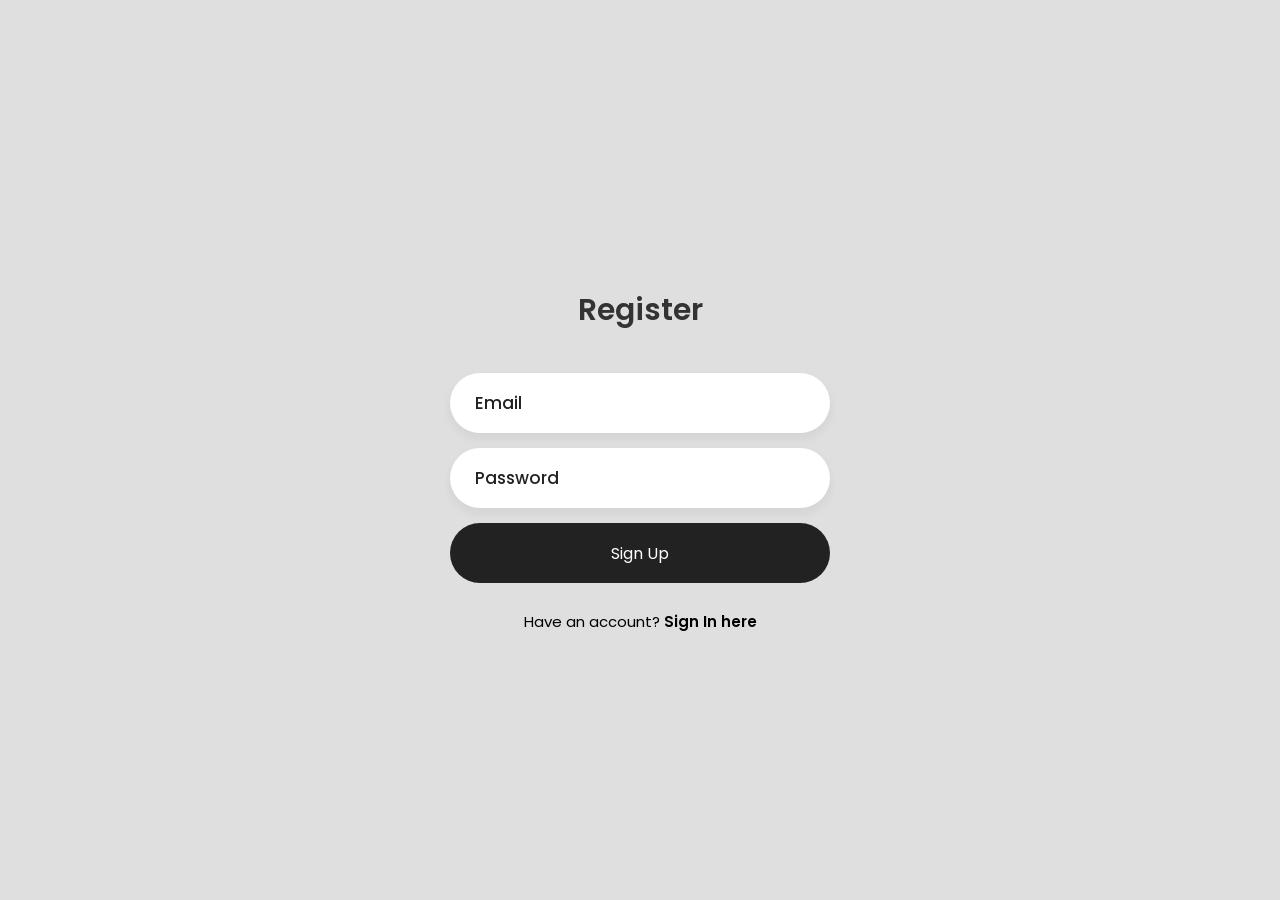
<file: signup.html>
<!DOCTYPE html>
<html lang="en">
<head>
    <meta charset="UTF-8">
    <meta http-equiv="X-UA-Compatible" content="IE=edge">
    <meta name="viewport" content="width=device-width, initial-scale=1.0">
    <link rel="stylesheet" href="css/loginstyle.css">
    <title>Login</title>
</head>
<body>
    <div class="login-box">
        <div class="login-header">
            <header>Register</header>
        </div>
        <div class="input-box">
            <input type="text" class="input-field" placeholder="Email" autocomplete="off" required>
        </div>
        <div class="input-box">
            <input type="password" class="input-field" placeholder="Password" autocomplete="off" required>
        </div>
        <!-- <div class="forgot">
            <section>
                <input type="checkbox" id="check">
                <label for="check">Remember me</label>
            </section>
            <section>
                <a href="#">Forgot password</a>
            </section>
        </div> -->
        <div class="input-submit">
            <button class="submit-btn" id="submit"></button>
            <label for="submit">Sign Up</label>
        </div>
        <div class="sign-up-link">
            <p>Have an account? <a href="login.html">Sign In here</a></p>
        </div>
    </div>
</body>
</html>
</file>
<file: css/style.css>
@import url("https://fonts.googleapis.com/css2?family=Lato:wght@700&family=Roboto:ital,wght@0,100;0,300;0,400;0,500;0,700;0,900;1,100;1,300;1,400;1,500;1,700;1,900&display=swap");

:root {
  --a: 0;
}
* {
  margin: 0;
  padding: 0;
  font-family: "Roboto", sans-serif;
}

.close {
  display: none;
}

body {
  background-color: black;
  color: white;
}

.left {
  width: 25vw;
  padding: 10px;
  padding-bottom: 12vh; 
}

.right {
  width: 75vw;
  padding-bottom: 12vh; 
}

.home ul li {
  display: flex;
  align-items: center;
  gap: 15px;
  padding: 12px 16px;
  font-weight: bold;
  list-style: none;
  border-radius: 8px;
  cursor: pointer;
  transition: background 0.2s;
}

.home ul li:hover {
  background-color: #2a2a2a;
}

.home ul li img{
    width: 14px;
}

.heading {
  display: flex;
  gap: 15px;
  width: 100%;
  padding-top: 14px;
  padding: 23px 14px;
  font-weight: bold;
  align-items: center;
  font-size: 13px;
}

.heading img {
  width: 30px;
}

.library {
  min-height: 80vh;
  position: relative;
}

.footer {
  display: flex;
  font-size: 10px;
  color: grey;
  gap: 13px;
  position: absolute;
  bottom: 0;
  padding: 10px 0;
}

.footer a {
  color: grey;
}

.right {
  margin: 16px 0;
  position: relative;
}

.header {
  display: flex;
  justify-content: space-between;
  background-color: rgb(34 34 34);
}

.header > * {
  padding: 20px;
}

.spotifyPlaylists {
  padding: 16px;
}

.spotifyPlaylists h1 {
  padding: 16px;
}

.cardContainer {
  margin: 30px;
  display: flex;
  gap: 10px;
  flex-wrap: wrap;
  overflow-y: auto;
  max-height: 60vh;
}

.card {
  width: 200px;
  padding: 10px;
  border-radius: 5px;
  background-color: #252525;
  position: relative;
  transition: all 0.9s;
}
.card:hover {
  background-color: rgb(105, 103, 103);
  cursor: pointer;
  --a: 1;
}

.card > * {
  padding-top: 10px;
}

.card img {
  width: 100%;
  object-fit: contain;
}

.play {
  width: 28px;
  height: 28px;
  background-color: #1fdf64;
  border-radius: 50%;
  padding: 4px;
  display: flex;
  align-items: center;
  justify-content: center;
  position: absolute;
  bottom: 88px;
  right: 17px;
  opacity: var(--a);
  transition: all 1s ease-out;
}

.buttons > * {
  margin: 0 12px;
}

.signupbtn {
  width: 12vw;
  background-color: rgb(34 34 34);
  color: rgb(156, 148, 148);
  font-weight: bold;
  border: none;
  outline: none;
  
  cursor: pointer;
  font-size: 2vw;
}

.signupbtn:hover {
  transform: scale(1.1);
  color: white;
}

.loginbtn {
  width: 12vw;
  
  background-color: white;
  border-radius: 21px;
  color: black;
  padding: 10px;
  min-width: none;
  cursor: pointer;
  font-size: 2vw;
}

.loginbtn:hover {
  font-weight: bold;
  transform: scale(1.1);
}

.playbar {
  display: flex;
  justify-content: center;
  align-items: center;
  position: fixed;
  bottom: 0px;
  left: 50%;
  transform: translateX(-50%);
  z-index: 9999;
  filter: invert(1);
  background: #e2d9d9;
  border-radius: 10px;
  width: 90vw;
  height: 12vh;
  padding: 5px;
  box-sizing: border-box; /* Đảm bảo padding không làm tăng kích thước */
}

.songbuttons {
  display: flex;
  justify-content: center;
  gap: 16px;
}

.songList {
  height: 544px;
  overflow: auto;
  margin-bottom: 44px;
}

.hamburger {
  display: none;
  cursor: pointer;
}

.hamburgerContainer {
  display: flex;
  justify-content: center;
  align-items: center;
  gap: 14px;
}

.songList ul {
  padding: 0 12px;
}

.songList ul li {
  list-style-type: decimal;
  display: flex;
  justify-content: space-between;
  gap: 12px;
  cursor: pointer;
  padding: 12px 0;
  border: 1px solid rgba(146, 143, 143, 0.491);
  margin: 12px 0;
  padding: 13px;
  border-radius: 5px;
}

.songList .info {
  font-size: 13px;
  width: 344px;
}

.info div {
  word-break: break-all;
}

.playnow {
  display: flex;
  justify-content: center;
  align-items: center;
}

.playnow span {
  font-size: 15px;
  width: 64px;
  padding: 12px;
}

.seekbar {
  height: 4px;
  width: 98%;
  background: black;
  border-radius: 10px;
  position: absolute;
  bottom: 8px;
  margin: 6px;
  cursor: pointer;
}

.circle {
  width: 13px;
  height: 13px;
  border-radius: 13px;
  background-color: black;
  position: relative;
  bottom: 5px;
  left: 0%;
  transition: left 0.5s;
}

.songbuttons img {
  cursor: pointer;
}

.timevol {
  display: flex;
  justify-content: space-evenly;
  align-items: center;
}

.songinfo {
  color: black;
  padding: 0 12px;
  width: 250px;
}

.songtime {
  width: 125px;
  color: black;
  padding: 0 12px;
}

.volume {
  display: flex;
  justify-content: center;
  align-items: center;
  gap: 12px;
  cursor: pointer;
}
.range input {
  cursor: pointer;
}

.abovebar {
  display: flex;
  justify-content: space-between;
  margin: 20px 0;
  width: 100%;
}

@media (max-width: 1200px) {
  .left {
    position: absolute;
    left: -130%;
    transition: all 0.3s;
    z-index: 1;
    width: 373px;
    background-color: black;
    padding: 0;
    height: 100vh;
    position: fixed;
    top: 0;
  }

  .songinfo,
  .songtime {
    width: auto;
  }

  .left .close {
    position: absolute;
    right: 31px;
    top: 25px;
    width: 29px;
  }

  .timevol {
    display: flex;
    justify-content: space-evenly;
    align-items: center;
    flex-direction: column;
    gap: 13px;
  }

  .right {
    width: 100vw;
  }

  .playbar {
    width: calc(100vw - 75px);
  }

  .seekbar {
    width: calc(100vw - 120px);
  }

  .hamburger {
    display: block;
  }

  .right {
    margin: 0;
  }

  .card {
    width: 55vw;
  }

  .cardContainer {
    margin: 0;
    justify-content: center;
  }

  .close {
    display: block;
  }

  .abovebar {
    flex-direction: column;
    gap: 23px;
    align-items: center;
  }

  .cardContainer {
    max-height: unset;
    overflow-y: unset;
    margin-bottom: 35vh;
  }

  .playbar {
    right: 25px;
  }
}

@media (max-width: 500px) {
  .card {
    width: 100%;
  }

  .header > * {
    padding: 2px;
  }

  .buttons > * {
    margin: 0 6px;
  }

  .header {
    padding: 7px;
  }

  .spotifyPlaylists h1 {
    padding: 4px;
  }

  .library {
    height: 85vh;
  }

  .left {
    width: 100vw;
  }
}



.song-card {
  background-color: #181818;
  border-radius: 8px;
  padding: 16px;
  width: 200px;
  cursor: pointer;
  transition: background-color 0.3s ease;
  position: relative;
  overflow: hidden;
}



.song-card:hover {
  background-color: #282828;
}

.album-cover {
  width: 100%;
  height: 168px;
  border-radius: 8px;
  background: linear-gradient(135deg, #ff6b6b, #ee5a24, #ffa726);
  margin-bottom: 16px;
  position: relative;
  overflow: hidden;
  display: flex;
  align-items: center;
  justify-content: center;
  font-size: 48px;
}

.album-cover img {
  width: 100%;
  height: 100%;
  object-fit: cover;
  border-radius: 8px;
  position: absolute;
  top: 0;
  left: 0;
}

.album-placeholder {
  position: absolute;
  top: 0;
  left: 0;
  width: 100%;
  height: 100%;
  display: flex;
  align-items: center;
  justify-content: center;
  font-size: 48px;
  z-index: 1;
}

.play-button {
  position: absolute;
  bottom: 8px;
  right: 8px;
  width: 48px;
  height: 48px;
  background-color: #1ed760;
  border: none;
  border-radius: 50%;
  display: flex;
  align-items: center;
  justify-content: center;
  cursor: pointer;
  opacity: 0;
  transform: translateY(8px);
  transition: all 0.3s ease;
  box-shadow: 0 8px 24px rgba(0, 0, 0, 0.5);
  z-index: 2;
}

.song-card:hover .play-button {
  opacity: 1;
  transform: translateY(0);
}

.play-button:hover {
  background-color: #1fdf64;
  transform: scale(1.05);
}

.play-icon {
  width: 20px;
  height: 20px;
  fill: black;
  margin-left: 2px;
}

.song-info {
  padding: 0 4px;
}

.song-title {
  font-size: 16px;
  font-weight: 700;
  margin-bottom: 4px;
  white-space: nowrap;
  overflow: hidden;
  text-overflow: ellipsis;
  color: white;
}

.song-artist {
  font-size: 14px;
  color: #b3b3b3;
  white-space: nowrap;
  overflow: hidden;
  text-overflow: ellipsis;
  margin-bottom: 8px;
}

.song-description {
  font-size: 14px;
  color: #b3b3b3;
  line-height: 1.4;
  display: -webkit-box;
  /* -webkit-line-clamp: 2; */
  -webkit-box-orient: vertical;
  overflow: hidden;
}

/* Demo với nhiều cards */
.cards-container {
  display: flex;
  gap: 24px;
  flex-wrap: wrap;
  justify-content: left;
}

/* Image loading states */
.album-cover img {
  opacity: 0;
  transition: opacity 0.3s ease;
}

.album-cover img.loaded {
  opacity: 1;
}

.album-cover img.error {
  display: none;
}
</file>
<file: css/utility.css>
.border{
    border: 2px solid  red;
    margin: 3px;
}

.flex{
    display: flex;
}

.justify-center{
    justify-content: center;
}

.items-center{
    align-items: center;
}

.bg-black{
    background-color: black;
    color: white;
}

.invert{
    filter: invert(1);
}

.bg-grey{
    background-color: #121212;
}

.rounded{
    border-radius: 7px;
}

.m-1{
    margin: 5px;
}

.p-1{
    padding: 10px;
}

.listmusic-container {
            max-width: 45vh;
            background-color: #383838;
            border-radius: 8px;
            overflow: hidden;
        }

        .listmusic-header {
            background-color: #404040;
            padding: 10px 15px;
            display: flex;
            align-items: center;
            gap: 8px;
            font-size: 14px;
            font-weight: 500;
        }

        .listmusic-icon {
            color: #daa520;
            font-size: 16px;
        }

        .listmusic-folder {
            margin-bottom: 15px;
        }

        .listmusic-folder-title {
            padding: 8px 15px;
            font-size: 13px;
            color: #cccccc;
            display: flex;
            align-items: center;
            gap: 8px;
            cursor: pointer;
            user-select: none;
        }

        .listmusic-folder-title:hover {
            background-color: #404040;
        }

        .listmusic-toggle {
            font-size: 12px;
            transition: transform 0.2s ease;
        }

        .listmusic-folder.collapsed .listmusic-toggle {
            transform: rotate(-90deg);
        }

        .listmusic-ul {
            list-style: none;
            margin: 0;
            padding: 0;
        }

        .listmusic-item {
            display: flex;
            align-items: center;
            padding: 6px 15px 6px 35px;
            font-size: 13px;
            color: #cccccc;
            cursor: pointer;
            transition: background-color 0.2s ease;
            gap: 8px;
        }

        .listmusic-item:hover {
            background-color: #404040;
        }

        .listmusic-item.active {
            background-color: #0078d4;
            color: white;
        }

        .listmusic-audio-icon {
            color: #c586c0;
            font-size: 16px;
            flex-shrink: 0;
        }

        .listmusic-filename {
            white-space: nowrap;
            overflow: hidden;
            text-overflow: ellipsis;
        }

/* For Webkit browsers (e.g., Chrome, Safari) */
::-webkit-scrollbar {
    width: 12px;
  }
  
  ::-webkit-scrollbar-thumb {
    background-color: #333; /* Dark color for the thumb */
    border-radius: 6px;
  }
  
  ::-webkit-scrollbar-track {
    background-color: #222; /* Dark color for the track */
  }
  
  /* For Firefox */
  /* scrollbar-color: #333 #222; Dark color for the thumb and track in Firefox */
</file>
<file: css/loginstyle.css>
@import url('https://fonts.googleapis.com/css2?family=Poppins:wght@400;500&display=swap');

*{
    margin: 0;
    padding: 0;
    box-sizing: border-box;
    font-family: 'Poppins',sans-serif;
}
body{
    display: flex;
    justify-content: center;
    align-items: center;
    min-height: 100vh;
    background: #dfdfdf;
}
.login-box{
    display: flex;
    justify-content: center;
    flex-direction: column;
    width: 440px;
    height: 480px;
    padding: 30px;
}
.login-header{
    text-align: center;
    margin: 20px 0 40px 0;
}
.login-header header{
    color: #333;
    font-size: 30px;
    font-weight: 600;
}
.input-box .input-field{
    width: 100%;
    height: 60px;
    font-size: 17px;
    padding: 0 25px;
    margin-bottom: 15px;
    border-radius: 30px;
    border: none;
    box-shadow: 0px 5px 10px 1px rgba(0,0,0, 0.05);
    outline: none;
    transition: .3s;
}
::placeholder{
    font-weight: 500;
    color: #222;
}
.input-field:focus{
    width: 105%;
}
.forgot{
    display: flex;
    justify-content: space-between;
    margin-bottom: 40px;
}
section{
    display: flex;
    align-items: center;
    font-size: 14px;
    color: #555;
}
#check{
    margin-right: 10px;
}
a{
    text-decoration: none;
}
a:hover{
    text-decoration: underline;
}
section a{
    color: #555;
}
.input-submit{
    position: relative;
}
.submit-btn{
    width: 100%;
    height: 60px;
    background: #222;
    border: none;
    border-radius: 30px;
    cursor: pointer;
    transition: .3s;
}
.input-submit label{
    position: absolute;
    top: 45%;
    left: 50%;
    color: #fff;
    -webkit-transform: translate(-50%, -50%);
    -ms-transform: translate(-50%, -50%);
    transform: translate(-50%, -50%);
    cursor: pointer;
}
.submit-btn:hover{
    background: #000;
    transform: scale(1.05,1);
}
.sign-up-link{
    text-align: center;
    font-size: 15px;
    margin-top: 20px;
}
.sign-up-link a{
    color: #000;
    font-weight: 600;
}
</file>
